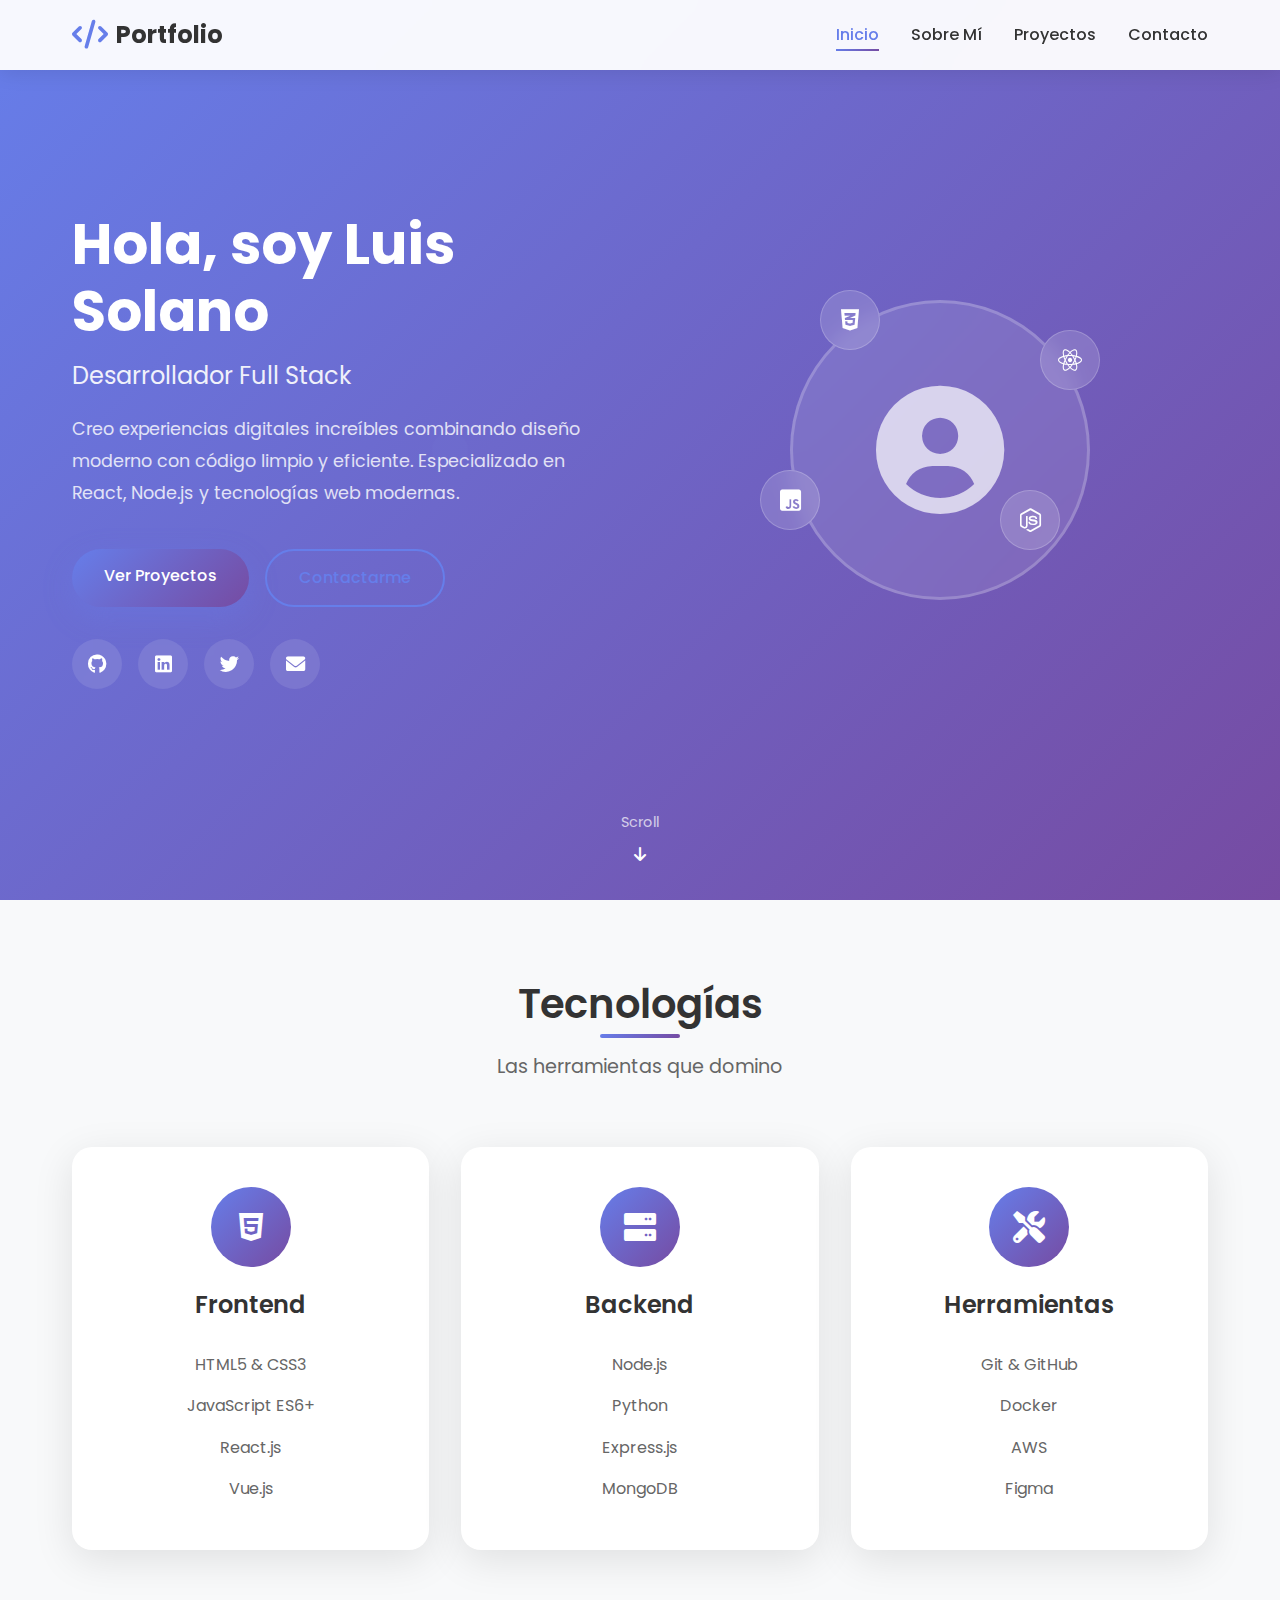
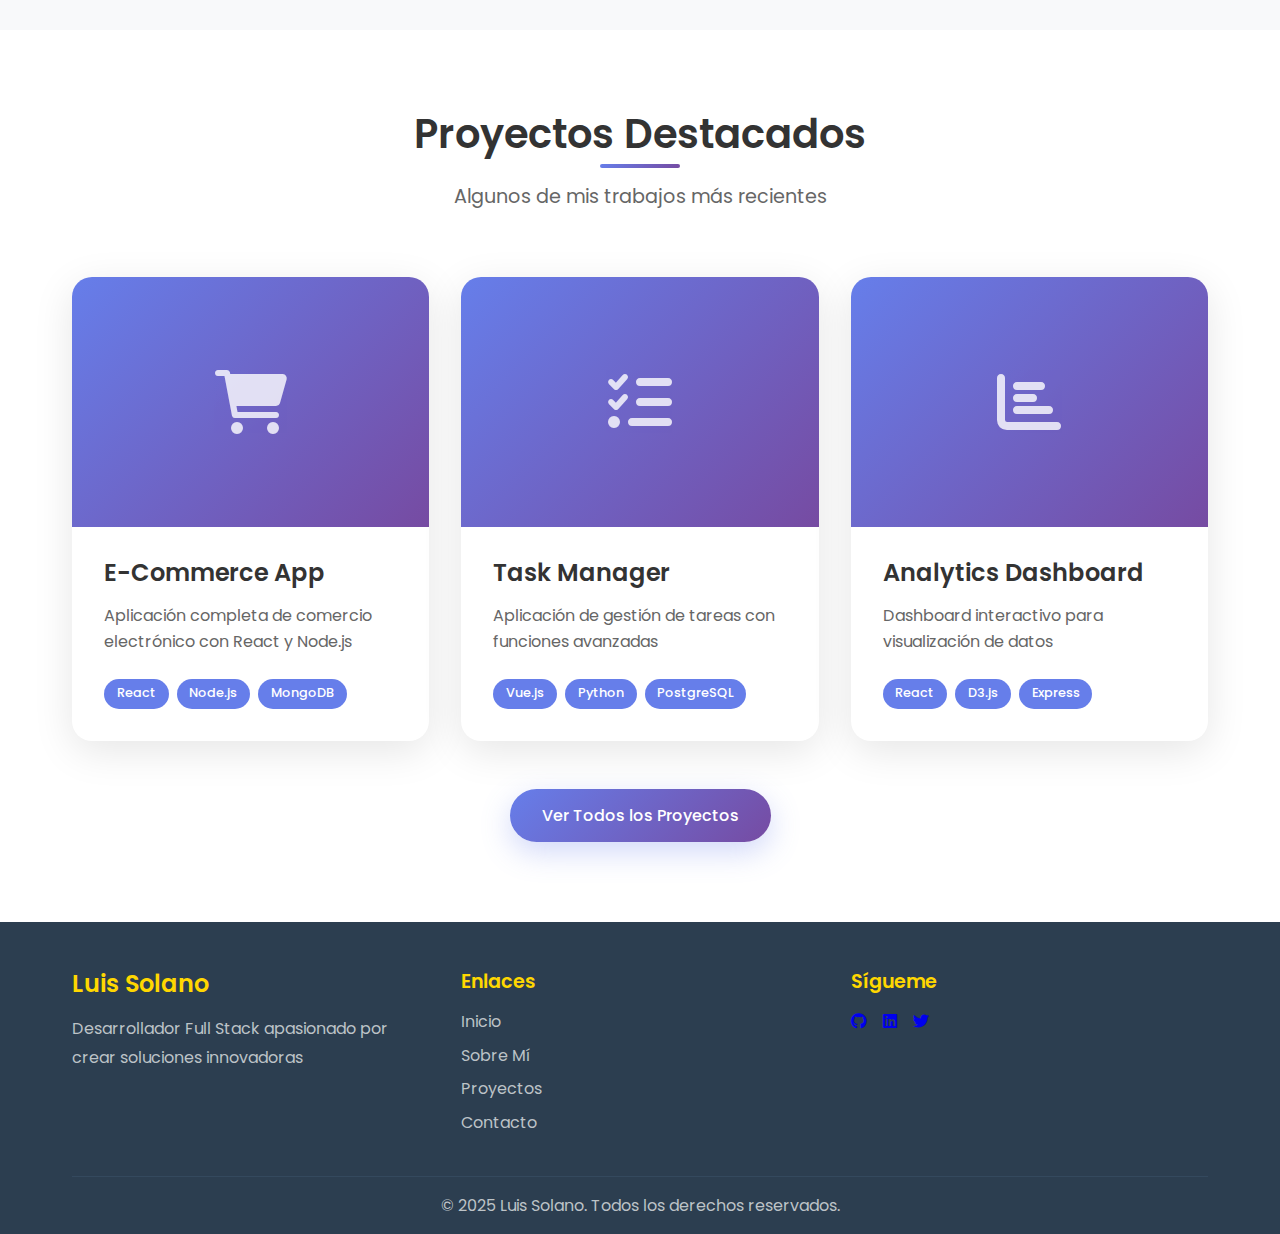
<file: index.html>
<!DOCTYPE html>
<html lang="es">
<head>
    <meta charset="UTF-8">
    <meta name="viewport" content="width=device-width, initial-scale=1.0">
    <title>Mi Portfolio - Desarrollador Full Stack</title>
    <link rel="stylesheet" href="css/styles.css">
    <link rel="stylesheet" href="css/responsive.css">
    <link href="https://cdnjs.cloudflare.com/ajax/libs/font-awesome/6.0.0/css/all.min.css" rel="stylesheet">
    <link href="https://fonts.googleapis.com/css2?family=Poppins:wght@300;400;500;600;700&display=swap" rel="stylesheet">
</head>
<body>
    <!-- Navigation -->
    <nav class="navbar" id="navbar">
        <div class="nav-container">
            <div class="nav-logo">
                <a href="index.html">
                    <i class="fas fa-code"></i>
                    <span>Portfolio</span>
                </a>
            </div>
            
            <ul class="nav-menu" id="nav-menu">
                <li><a href="index.html" class="nav-link active">Inicio</a></li>
                <li><a href="about.html" class="nav-link">Sobre Mí</a></li>
                <li><a href="projects.html" class="nav-link">Proyectos</a></li>
                <li><a href="contact.html" class="nav-link">Contacto</a></li>
            </ul>
            
            <div class="nav-toggle" id="nav-toggle">
                <span class="bar"></span>
                <span class="bar"></span>
                <span class="bar"></span>
            </div>
        </div>
    </nav>

    <!-- Hero Section -->
    <section class="hero" id="hero">
        <div class="hero-container">
            <div class="hero-content">
                <h1 class="hero-title">
                    Hola, soy Luis Solano
                </h1>
                <h2 class="hero-subtitle">Desarrollador Full Stack</h2>
                <p class="hero-description">
                    Creo experiencias digitales increíbles combinando diseño moderno 
                    con código limpio y eficiente. Especializado en React, Node.js y tecnologías web modernas.
                </p>
                
                <div class="hero-buttons">
                    <a href="projects.html" class="btn btn-primary">Ver Proyectos</a>
                    <a href="contact.html" class="btn btn-secondary">Contactarme</a>
                </div>
                
                <div class="social-links">
                    <a href="#" class="social-link">
                        <i class="fab fa-github"></i>
                    </a>
                    <a href="#" class="social-link">
                        <i class="fab fa-linkedin"></i>
                    </a>
                    <a href="#" class="social-link">
                        <i class="fab fa-twitter"></i>
                    </a>
                    <a href="#" class="social-link">
                        <i class="fas fa-envelope"></i>
                    </a>
                </div>
            </div>
            
            <div class="hero-image">
                <div class="image-container">
                    <div class="profile-placeholder">
                        <i class="fas fa-user-circle"></i>
                    </div>
                    <div class="floating-elements">
                        <div class="floating-item" data-tech="React">
                            <i class="fab fa-react"></i>
                        </div>
                        <div class="floating-item" data-tech="JavaScript">
                            <i class="fab fa-js-square"></i>
                        </div>
                        <div class="floating-item" data-tech="Node.js">
                            <i class="fab fa-node-js"></i>
                        </div>
                        <div class="floating-item" data-tech="CSS3">
                            <i class="fab fa-css3-alt"></i>
                        </div>
                    </div>
                </div>
            </div>
        </div>
        
        <div class="scroll-indicator">
            <span>Scroll</span>
            <div class="scroll-arrow">
                <i class="fas fa-arrow-down"></i>
            </div>
        </div>
    </section>

    <!-- Skills Section -->
    <section class="skills" id="skills">
        <div class="container">
            <div class="section-header">
                <h2 class="section-title">Tecnologías</h2>
                <p class="section-subtitle">Las herramientas que domino</p>
            </div>
            
            <div class="skills-grid">
                <div class="skill-card">
                    <div class="skill-icon">
                        <i class="fab fa-html5"></i>
                    </div>
                    <h3>Frontend</h3>
                    <ul>
                        <li>HTML5 & CSS3</li>
                        <li>JavaScript ES6+</li>
                        <li>React.js</li>
                        <li>Vue.js</li>
                    </ul>
                </div>
                
                <div class="skill-card">
                    <div class="skill-icon">
                        <i class="fas fa-server"></i>
                    </div>
                    <h3>Backend</h3>
                    <ul>
                        <li>Node.js</li>
                        <li>Python</li>
                        <li>Express.js</li>
                        <li>MongoDB</li>
                    </ul>
                </div>
                
                <div class="skill-card">
                    <div class="skill-icon">
                        <i class="fas fa-tools"></i>
                    </div>
                    <h3>Herramientas</h3>
                    <ul>
                        <li>Git & GitHub</li>
                        <li>Docker</li>
                        <li>AWS</li>
                        <li>Figma</li>
                    </ul>
                </div>
            </div>
        </div>
    </section>

    <!-- Featured Projects -->
    <section class="featured-projects" id="featured-projects">
        <div class="container">
            <div class="section-header">
                <h2 class="section-title">Proyectos Destacados</h2>
                <p class="section-subtitle">Algunos de mis trabajos más recientes</p>
            </div>
            
            <div class="projects-grid">
                <div class="project-card">
                    <div class="project-image">
                        <div class="project-placeholder">
                            <i class="fas fa-shopping-cart"></i>
                        </div>
                        <div class="project-overlay">
                            <a href="#" class="project-link">
                                <i class="fas fa-external-link-alt"></i>
                            </a>
                            <a href="#" class="project-link">
                                <i class="fab fa-github"></i>
                            </a>
                        </div>
                    </div>
                    <div class="project-info">
                        <h3>E-Commerce App</h3>
                        <p>Aplicación completa de comercio electrónico con React y Node.js</p>
                        <div class="project-tech">
                            <span>React</span>
                            <span>Node.js</span>
                            <span>MongoDB</span>
                        </div>
                    </div>
                </div>
                
                <div class="project-card">
                    <div class="project-image">
                        <div class="project-placeholder">
                            <i class="fas fa-tasks"></i>
                        </div>
                        <div class="project-overlay">
                            <a href="#" class="project-link">
                                <i class="fas fa-external-link-alt"></i>
                            </a>
                            <a href="#" class="project-link">
                                <i class="fab fa-github"></i>
                            </a>
                        </div>
                    </div>
                    <div class="project-info">
                        <h3>Task Manager</h3>
                        <p>Aplicación de gestión de tareas con funciones avanzadas</p>
                        <div class="project-tech">
                            <span>Vue.js</span>
                            <span>Python</span>
                            <span>PostgreSQL</span>
                        </div>
                    </div>
                </div>
                
                <div class="project-card">
                    <div class="project-image">
                        <div class="project-placeholder">
                            <i class="fas fa-chart-bar"></i>
                        </div>
                        <div class="project-overlay">
                            <a href="#" class="project-link">
                                <i class="fas fa-external-link-alt"></i>
                            </a>
                            <a href="#" class="project-link">
                                <i class="fab fa-github"></i>
                            </a>
                        </div>
                    </div>
                    <div class="project-info">
                        <h3>Analytics Dashboard</h3>
                        <p>Dashboard interactivo para visualización de datos</p>
                        <div class="project-tech">
                            <span>React</span>
                            <span>D3.js</span>
                            <span>Express</span>
                        </div>
                    </div>
                </div>
            </div>
            
            <div class="section-cta">
                <a href="projects.html" class="btn btn-primary">Ver Todos los Proyectos</a>
            </div>
        </div>
    </section>

    <!-- Footer -->
    <footer class="footer">
        <div class="container">
            <div class="footer-content">
                <div class="footer-info">
                    <h3>Luis Solano</h3>
                    <p>Desarrollador Full Stack apasionado por crear soluciones innovadoras</p>
                </div>
                
                <div class="footer-links">
                    <h4>Enlaces</h4>
                    <ul>
                        <li><a href="index.html">Inicio</a></li>
                        <li><a href="about.html">Sobre Mí</a></li>
                        <li><a href="projects.html">Proyectos</a></li>
                        <li><a href="contact.html">Contacto</a></li>
                    </ul>
                </div>
                
                <div class="footer-social">
                    <h4>Sígueme</h4>
                    <div class="social-links">
                        <a href="#"><i class="fab fa-github"></i></a>
                        <a href="#"><i class="fab fa-linkedin"></i></a>
                        <a href="#"><i class="fab fa-twitter"></i></a>
                    </div>
                </div>
            </div>
            
            <div class="footer-bottom">
                <p>&copy; 2025 Luis Solano. Todos los derechos reservados.</p>
            </div>
        </div>
    </footer>
    <!-- PROJECTS.HTML Content Template -->
    <div style="display: none;" id="projects-page-template">
        <section class="projects-hero">
            <div class="container">
                <h1>Mis Proyectos</h1>
                <p>Una colección de mis trabajos más destacados</p>
            </div>
        </section>
        
        <section class="projects-filter">
            <div class="container">
                <div class="filter-buttons">
                    <button class="filter-btn active" data-filter="all">Todos</button>
                    <button class="filter-btn" data-filter="web">Web Apps</button>
                    <button class="filter-btn" data-filter="mobile">Mobile</button>
                    <button class="filter-btn" data-filter="backend">Backend</button>
                </div>
            </div>
        </section>
        
        <section class="all-projects">
            <div class="container">
                <div class="projects-grid">
                    <!-- Projects will be loaded here dynamically -->
                </div>
            </div>
        </section>
    </div>
</html>
</file>
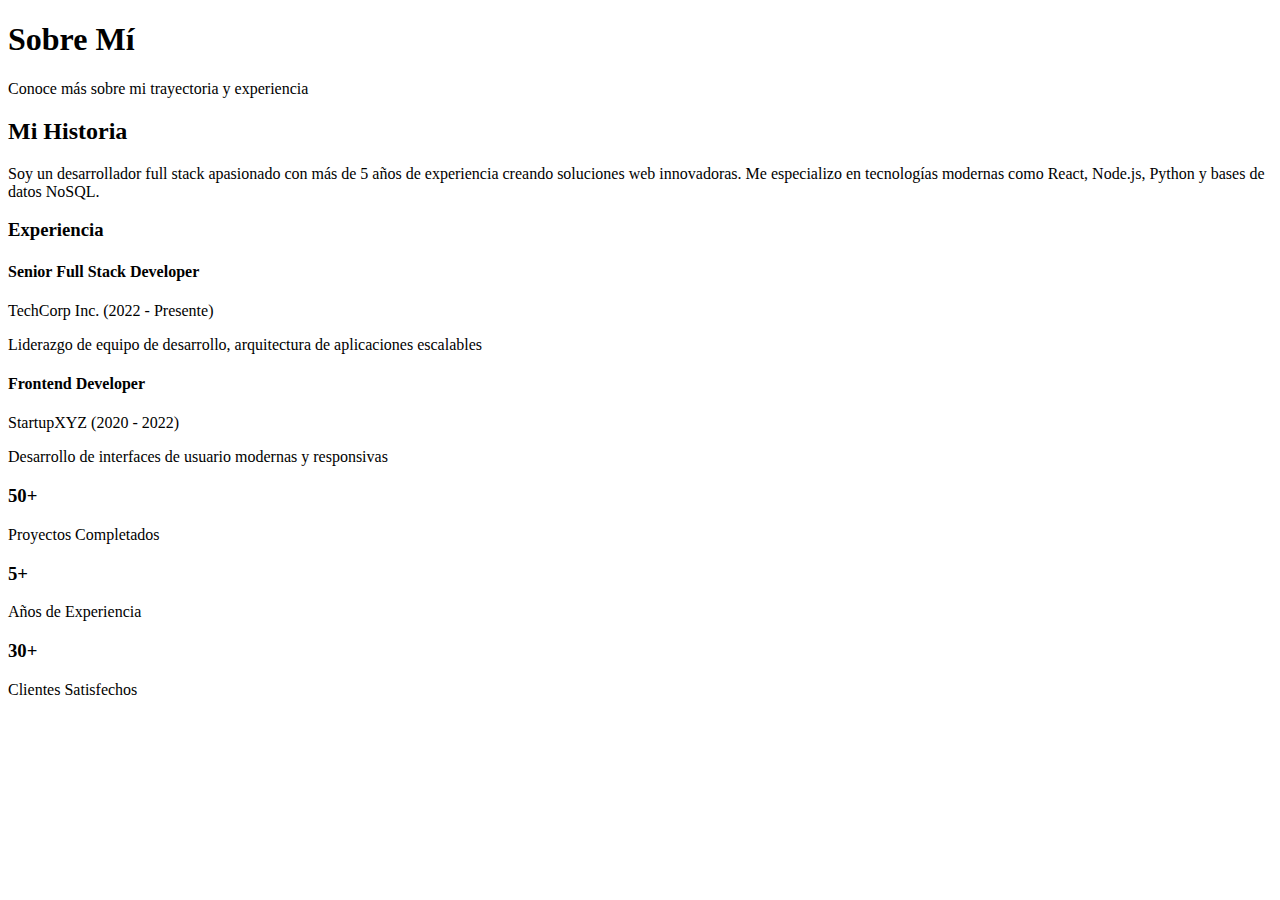
<file: about.html>
<!DOCTYPE html>
<html lang="es">
<div>
    <section class="about-hero">
        <div class="container">
            <h1>Sobre Mí</h1>
            <p>Conoce más sobre mi trayectoria y experiencia</p>
        </div>
    </section>

    <section class="about-content">
        <div class="container">
            <div class="about-grid">
                <div class="about-text">
                    <h2>Mi Historia</h2>
                    <p>Soy un desarrollador full stack apasionado con más de 5 años de experiencia creando soluciones
                        web innovadoras. Me especializo en tecnologías modernas como React, Node.js, Python y bases de
                        datos NoSQL.</p>

                    <h3>Experiencia</h3>
                    <div class="timeline">
                        <div class="timeline-item">
                            <h4>Senior Full Stack Developer</h4>
                            <span>TechCorp Inc. (2022 - Presente)</span>
                            <p>Liderazgo de equipo de desarrollo, arquitectura de aplicaciones escalables</p>
                        </div>
                        <div class="timeline-item">
                            <h4>Frontend Developer</h4>
                            <span>StartupXYZ (2020 - 2022)</span>
                            <p>Desarrollo de interfaces de usuario modernas y responsivas</p>
                        </div>
                    </div>
                </div>

                <div class="about-stats">
                    <div class="stat-item">
                        <h3>50+</h3>
                        <p>Proyectos Completados</p>
                    </div>
                    <div class="stat-item">
                        <h3>5+</h3>
                        <p>Años de Experiencia</p>
                    </div>
                    <div class="stat-item">
                        <h3>30+</h3>
                        <p>Clientes Satisfechos</p>
                    </div>
                </div>
            </div>
        </div>
    </section>
</div>
</html>
</file>
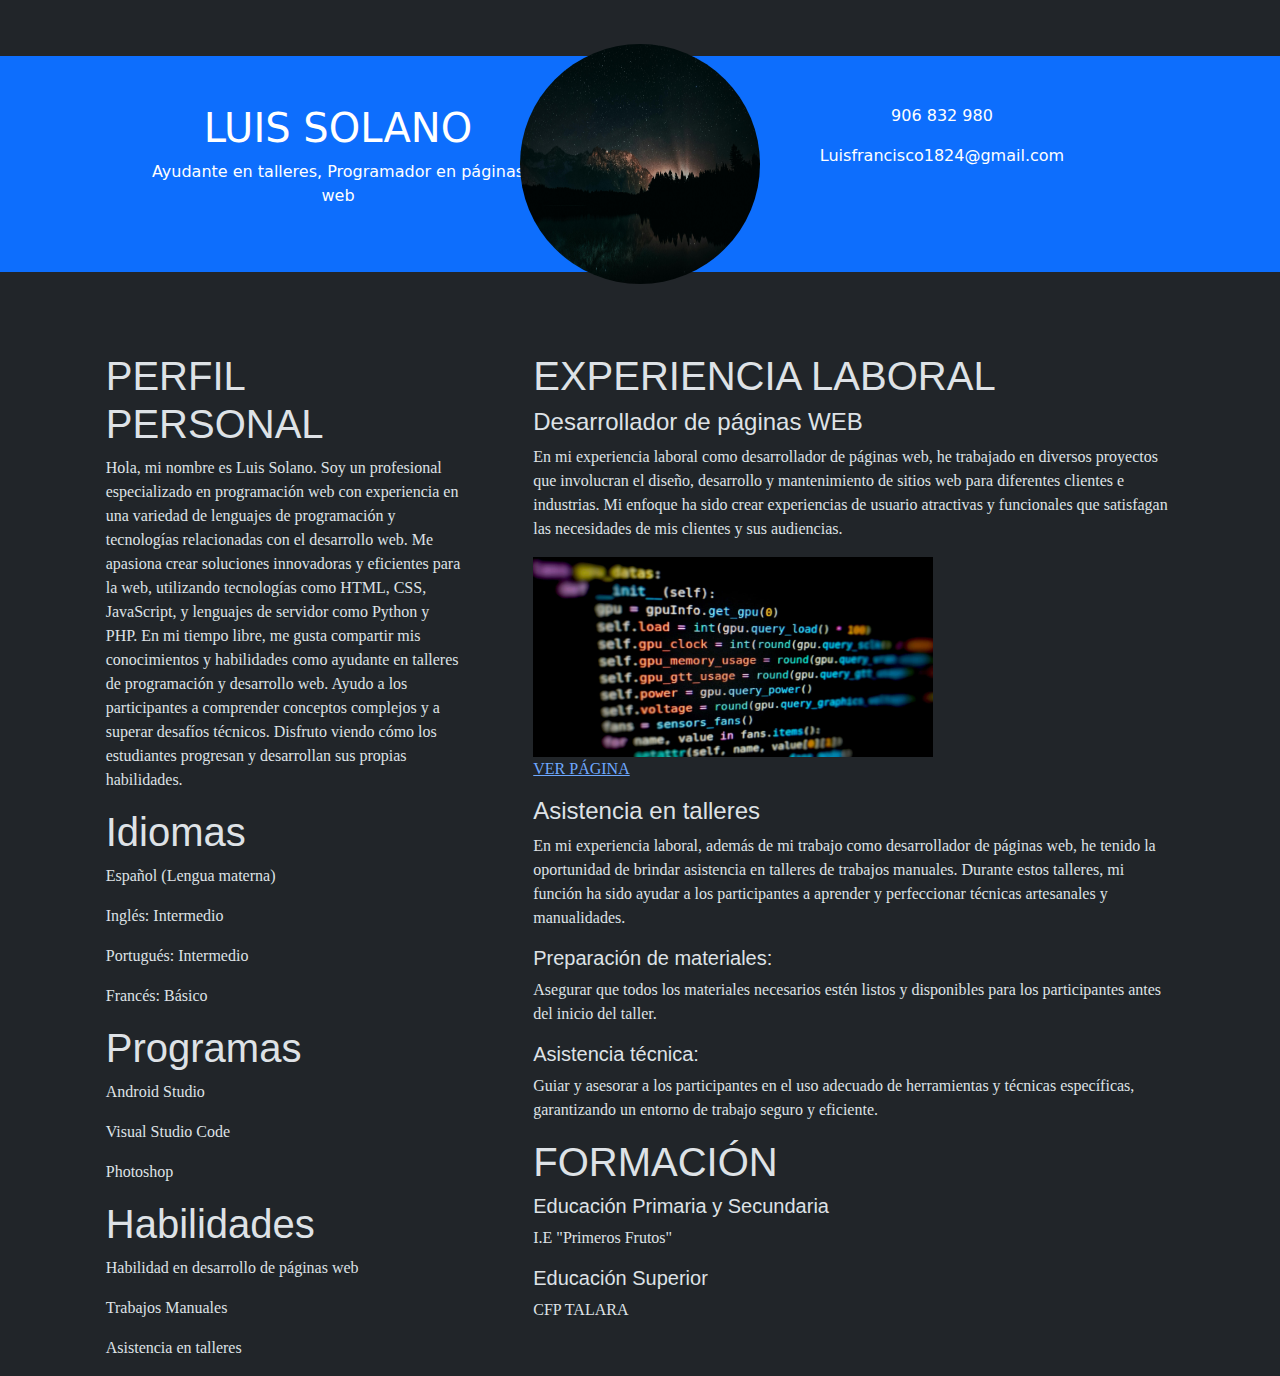
<file: contact.html>
<!DOCTYPE html>
<html data-bs-theme="dark">

<head>
    <meta charset="utf-8">
    <meta http-equiv="X-UA-Compatible" content="IE=edge">
    <meta name="viewport" content="width=device-width, initial-scale=1">
    <link rel="stylesheet" href="https://cdn.jsdelivr.net/npm/bootstrap@4.6.2/dist/css/bootstrap.min.css">
    <script src="https://cdn.jsdelivr.net/npm/jquery@3.7.1/dist/jquery.slim.min.js"></script>
    <script src="https://cdn.jsdelivr.net/npm/popper.js@1.16.1/dist/umd/popper.min.js"></script>
    <script src="https://cdn.jsdelivr.net/npm/bootstrap@4.6.2/dist/js/bootstrap.bundle.min.js"></script>
    <link href="https://cdn.jsdelivr.net/npm/bootstrap@5.3.3/dist/css/bootstrap.min.css" rel="stylesheet">
    <script src="https://cdn.jsdelivr.net/npm/bootstrap@5.3.3/dist/js/bootstrap.bundle.min.js"></script>
    <title>Curri</title>
    <style>
        .overlapping-image {
            position: absolute;
            top: 50%;
            left: 50%;
            transform: translate(-50%, -50%);
            z-index: 2;
        }

        div.lol {
            margin-top: 80px;

            h1,
            h2,
            h3,
            h4,
            h5,
            h6 {
                font-family: 'Arial', sans-serif;
            }

            p {
                font-family: 'Georgia', serif;
            }
        }
    </style>
</head>

<body>
    <div class="container-fluid p-2 my-3">
    </div>


    <div class="container-fluid p-5 my-4 bg-primary text-center text-white position-relative ">
        <!-- Contenedor para los dos divs -->
        <div class="row justify-content-center">
            <!-- Primer div a la izquierda -->
            <div class="col-12 col-md-4 text-center mx-auto">
                <h1>LUIS SOLANO</h1>
                <p>Ayudante en talleres, Programador en páginas web</p>
            </div>
            <!-- Segundo div a la derecha -->
            <div class="col-12 col-md-4 text-center mx-auto">
                <p>906 832 980</p>
                <p> Luisfrancisco1824@gmail.com </p>
            </div>
        </div>


        <img src="img/per.jpg" width="240" height="240" class="rounded-circle overlapping-image" alt="Imagen redonda">
    </div>

    <div class="container lol">
        <div class="row justify-content-center">
            <div class="col-12 col-sm-4  mx-auto">
                <h1>PERFIL PERSONAL</h1>
                <p>Hola, mi nombre es Luis Solano. Soy un profesional especializado en programación web con experiencia
                    en una variedad de lenguajes de programación y tecnologías relacionadas con el desarrollo web. Me
                    apasiona crear soluciones innovadoras y eficientes para la web, utilizando tecnologías como HTML,
                    CSS, JavaScript, y lenguajes de servidor como Python y PHP.

                    En mi tiempo libre, me gusta compartir mis conocimientos y habilidades como ayudante en talleres de
                    programación y desarrollo web. Ayudo a los participantes a comprender conceptos complejos y a
                    superar desafíos técnicos. Disfruto viendo cómo los estudiantes progresan y desarrollan sus propias
                    habilidades.</p>
                <h1>Idiomas</h1>
                <p>Español (Lengua materna)</p>
                <p>Inglés: Intermedio</p>
                <p>Portugués: Intermedio</p>
                <p>Francés: Básico</p>

                <h1> Programas </h1>

                <p> Android Studio </p>
                <p> Visual Studio Code </p>
                <p> Photoshop </p>

                <h1> Habilidades </h1>

                <p> Habilidad en desarrollo de páginas web </p>
                <p> Trabajos Manuales </p>
                <p> Asistencia en talleres </p>



                </p>
            </div>
            <div class="col-12 col-sm-7  mx-auto">
                <h1>EXPERIENCIA LABORAL</h1>
                <h4>Desarrollador de páginas WEB</h4>
                <p>En mi experiencia laboral como desarrollador de páginas web, he trabajado en diversos proyectos que
                    involucran el diseño, desarrollo y mantenimiento de sitios web para diferentes clientes e
                    industrias. Mi enfoque ha sido crear experiencias de usuario atractivas y funcionales que satisfagan
                    las necesidades de mis clientes y sus audiencias.</p>

                <img src=" img/coding-background-9izlympnd0ovmpli.jpg" width="400" height="200">
                <p><a href="https://luisfrankjyg.github.io/WebSolano/"> VER PÁGINA </a></p>

                <h4>Asistencia en talleres</h4>
                <p>En mi experiencia laboral, además de mi trabajo como desarrollador de páginas web, he tenido la
                    oportunidad de brindar asistencia en talleres de trabajos manuales. Durante estos talleres, mi
                    función ha sido ayudar a los participantes a aprender y perfeccionar técnicas artesanales y
                    manualidades.</p>
                <h5> Preparación de materiales: </h5>
                <p>Asegurar que todos los materiales necesarios estén listos y disponibles para los participantes antes
                    del inicio del taller.</p>
                <h5>Asistencia técnica:</h5>
                <p>Guiar y asesorar a los participantes en el uso adecuado de herramientas y técnicas específicas,
                    garantizando un entorno de trabajo seguro y eficiente.</p>
                <h1>FORMACIÓN</h1>
                <h5> Educación Primaria y Secundaria </h5>
                <p> I.E "Primeros Frutos" </p>
                <h5> Educación Superior </h5>
                <p> CFP TALARA </p>
            </div>
        </div>
    </div>
</body>

</html>
</file>
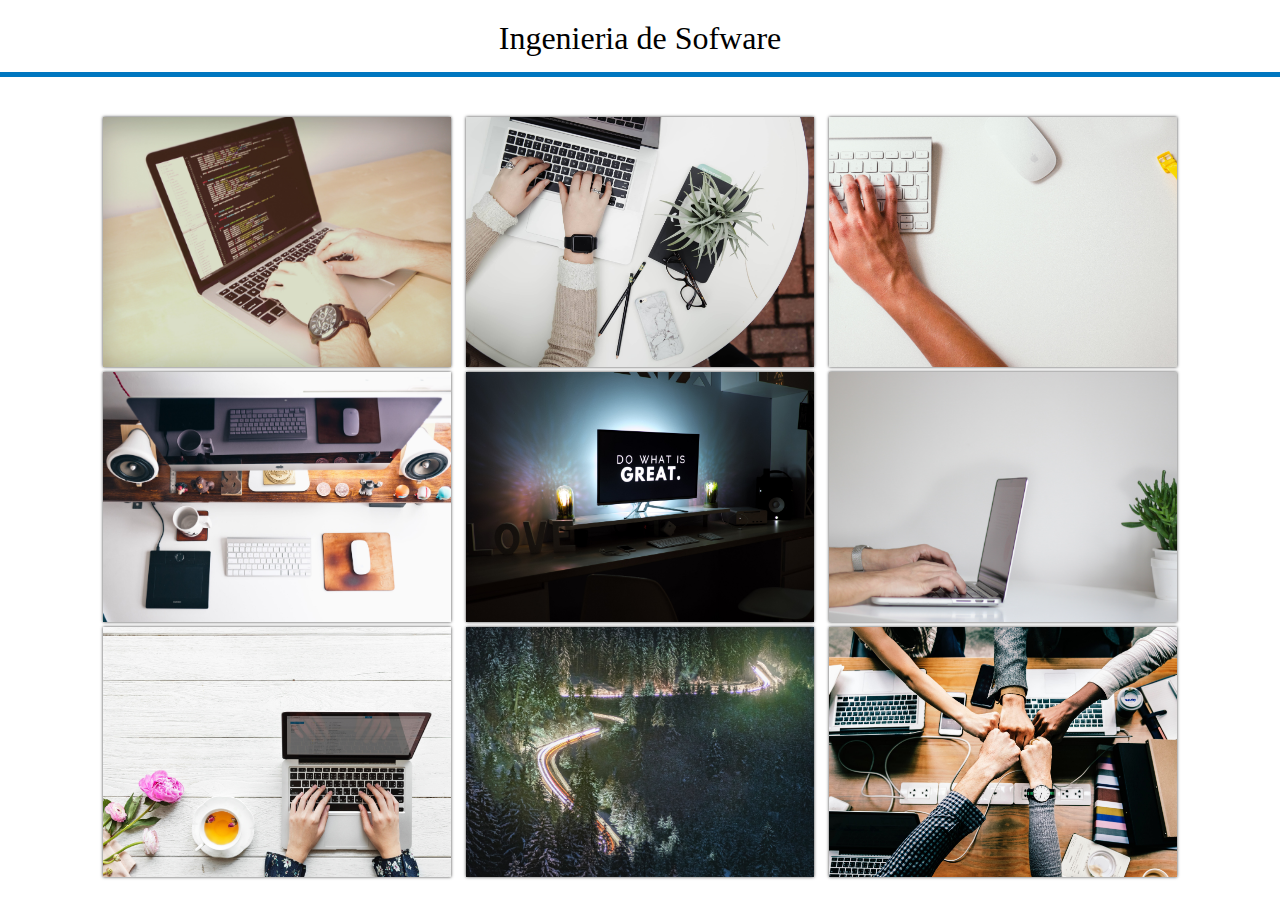
<file: projects.html>
<!DOCTYPE html>
<html lang="en">

<head>
    <meta charset="UTF-8">
    <meta name="viewport" content="width=device-width, initial-scale=1.0">
    <meta http-equiv="X-UA-Compatible" content="ie=edge">
    <title>Luis Solano Campos</title>
    <link rel="stylesheet" href="css/estilos.css">
</head>

<body>
    <div class="galeria">
        <h1>Ingenieria de Sofware</h1>
        <div class="linea"></div>
        <div class="contenedor-imagenes">
            <div class="imagen">
                <img src="img/1 (2).jpg" alt="">
                <div class="overlay">
                    <h2>Informatica</h2>
                </div>
            </div>
            <div class="imagen">
                <img src="img/1 (3).jpg" alt="">
                <div class="overlay">
                    <h2>Programación</h2>
                </div>
            </div>
            <div class="imagen">
                <img src="img/1 (4).jpg" alt="">
                <div class="overlay">
                    <h2>Ciberseguridad</h2>
                </div>
            </div>
            <div class="imagen">
                <img src="img/1 (5).jpg" alt="">
                <div class="overlay">
                    <h2>Desarrollo de juegos</h2>
                </div>
            </div>
            <div class="imagen">
                <img src="img/1 (6).jpg" alt="">
                <div class="overlay">
                    <h2>Desarrollo de programas</h2>
                </div>
            </div>
            <div class="imagen">
                <img src="img/1 (7).jpg" alt="">
                <div class="overlay">
                    <h2>Hacking Ético</h2>
                </div>
            </div>
            <div class="imagen">
                <img src="img/1 (8).jpg" alt="">
                <div class="overlay">
                    <h2>Desarrollo de páginas web</h2>
                </div>
            </div>
            <div class="imagen">
                <img src="img/1 (9).jpg" alt="">
                <div class="overlay">
                    <h2>Inspiración</h2>
                </div>
            </div>
            <div class="imagen">
                <img src="img/1 (10).jpg" alt="">
                <div class="overlay">
                    <h2>Trabajo en equipo</h2>
                </div>
            </div>

        </div>
    </div>
</body>

</html>
</file>
<file: css/styles.css>
* {
    margin: 0;
    padding: 0;
    box-sizing: border-box;
}

html {
    scroll-behavior: smooth;
}

body {
    font-family: 'Poppins', sans-serif;
    line-height: 1.6;
    color: #333;
    background-color: #fff;
}

.container {
    max-width: 1200px;
    margin: 0 auto;
    padding: 0 2rem;
}

/* Typography */
h1,
h2,
h3,
h4,
h5,
h6 {
    font-weight: 600;
    line-height: 1.2;
}

/* Buttons */
.btn {
    display: inline-block;
    padding: 0.875rem 2rem;
    border-radius: 50px;
    text-decoration: none;
    font-weight: 500;
    transition: all 0.3s ease;
    border: none;
    cursor: pointer;
    font-size: 1rem;
    text-align: center;
}

.btn-primary {
    background: linear-gradient(135deg, #667eea 0%, #764ba2 100%);
    color: white;
    box-shadow: 0 10px 30px rgba(102, 126, 234, 0.3);
}

.btn-primary:hover {
    transform: translateY(-3px);
    box-shadow: 0 15px 40px rgba(102, 126, 234, 0.4);
}

.btn-secondary {
    background: transparent;
    color: #667eea;
    border: 2px solid #667eea;
}

.btn-secondary:hover {
    background: #667eea;
    color: white;
    transform: translateY(-3px);
}

/* Navigation */
.navbar {
    position: fixed;
    top: 0;
    width: 100%;
    background: rgba(255, 255, 255, 0.95);
    backdrop-filter: blur(10px);
    z-index: 1000;
    transition: all 0.3s ease;
    padding: 1rem 0;
    box-shadow: 0 2px 20px rgba(0, 0, 0, 0.1);
}

.nav-container {
    max-width: 1200px;
    margin: 0 auto;
    padding: 0 2rem;
    display: flex;
    justify-content: space-between;
    align-items: center;
}

.nav-logo a {
    display: flex;
    align-items: center;
    text-decoration: none;
    font-size: 1.5rem;
    font-weight: 700;
    color: #333;
}

.nav-logo i {
    color: #667eea;
    margin-right: 0.5rem;
    font-size: 1.8rem;
}

.nav-menu {
    display: flex;
    list-style: none;
    gap: 2rem;
}

.nav-link {
    text-decoration: none;
    color: #333;
    font-weight: 500;
    transition: color 0.3s ease;
    position: relative;
}

.nav-link:hover,
.nav-link.active {
    color: #667eea;
}

.nav-link::after {
    content: '';
    position: absolute;
    width: 0;
    height: 2px;
    bottom: -5px;
    left: 0;
    background: linear-gradient(135deg, #667eea 0%, #764ba2 100%);
    transition: width 0.3s ease;
}

.nav-link:hover::after,
.nav-link.active::after {
    width: 100%;
}

.nav-toggle {
    display: none;
    flex-direction: column;
    cursor: pointer;
}

.bar {
    width: 25px;
    height: 3px;
    background: #333;
    margin: 3px 0;
    transition: 0.3s;
    border-radius: 3px;
}

/* Hero Section */
.hero {
    min-height: 100vh;
    display: flex;
    align-items: center;
    justify-content: center;
    background: linear-gradient(135deg, #667eea 0%, #764ba2 100%);
    color: white;
    position: relative;
    overflow: hidden;
}

.hero::before {
    content: '';
    position: absolute;
    top: 0;
    left: 0;
    right: 0;
    bottom: 0;
    background: url('data:image/svg+xml,<svg xmlns="http://www.w3.org/2000/svg" viewBox="0 0 100 100"><circle cx="50" cy="50" r="2" fill="rgba(255,255,255,0.1)"/></svg>') repeat;
    opacity: 0.1;
}

.hero-container {
    max-width: 1200px;
    margin: 0 auto;
    padding: 0 2rem;
    display: grid;
    grid-template-columns: 1fr 1fr;
    gap: 4rem;
    align-items: center;
    position: relative;
    z-index: 2;
}

.hero-title {
    font-size: 3.5rem;
    margin-bottom: 1rem;
    font-weight: 700;
}

.highlight {
    background: linear-gradient(135deg, #ffd700, #ffed4e);
    -webkit-background-clip: text;
    -webkit-text-fill-color: transparent;
    background-clip: text;
}

.hero-subtitle {
    font-size: 1.5rem;
    margin-bottom: 1.5rem;
    opacity: 0.9;
    font-weight: 400;
}

.hero-description {
    font-size: 1.1rem;
    margin-bottom: 2.5rem;
    opacity: 0.8;
    line-height: 1.8;
}

.hero-buttons {
    display: flex;
    gap: 1rem;
    margin-bottom: 2rem;
}

.social-links {
    display: flex;
    gap: 1rem;
}

.social-link {
    width: 50px;
    height: 50px;
    border-radius: 50%;
    background: rgba(255, 255, 255, 0.1);
    display: flex;
    align-items: center;
    justify-content: center;
    color: white;
    font-size: 1.2rem;
    text-decoration: none;
    transition: all 0.3s ease;
    backdrop-filter: blur(10px);
}

.social-link:hover {
    background: rgba(255, 255, 255, 0.2);
    transform: translateY(-3px);
}

.hero-image {
    display: flex;
    justify-content: center;
    align-items: center;
}

.image-container {
    position: relative;
    width: 400px;
    height: 400px;
}

.profile-placeholder {
    width: 300px;
    height: 300px;
    border-radius: 50%;
    background: rgba(255, 255, 255, 0.1);
    display: flex;
    align-items: center;
    justify-content: center;
    backdrop-filter: blur(20px);
    border: 3px solid rgba(255, 255, 255, 0.2);
    margin: 50px;
}

.profile-placeholder i {
    font-size: 8rem;
    color: rgba(255, 255, 255, 0.7);
}

.floating-elements {
    position: absolute;
    top: 0;
    left: 0;
    width: 100%;
    height: 100%;
}

.floating-item {
    position: absolute;
    width: 60px;
    height: 60px;
    border-radius: 50%;
    background: rgba(255, 255, 255, 0.15);
    display: flex;
    align-items: center;
    justify-content: center;
    backdrop-filter: blur(10px);
    border: 1px solid rgba(255, 255, 255, 0.2);
    animation: float 6s ease-in-out infinite;
}

.floating-item:nth-child(1) {
    top: 20%;
    right: 10%;
    animation-delay: 0s;
}

.floating-item:nth-child(2) {
    bottom: 30%;
    left: 5%;
    animation-delay: 1.5s;
}

.floating-item:nth-child(3) {
    top: 60%;
    right: 20%;
    animation-delay: 3s;
}

.floating-item:nth-child(4) {
    top: 10%;
    left: 20%;
    animation-delay: 4.5s;
}

.floating-item i {
    font-size: 1.5rem;
    color: white;
}

@keyframes float {

    0%,
    100% {
        transform: translateY(0px) rotate(0deg);
    }

    50% {
        transform: translateY(-20px) rotate(180deg);
    }
}

.scroll-indicator {
    position: absolute;
    bottom: 2rem;
    left: 50%;
    transform: translateX(-50%);
    text-align: center;
    color: white;
}

.scroll-indicator span {
    display: block;
    margin-bottom: 0.5rem;
    font-size: 0.9rem;
    opacity: 0.7;
}

.scroll-arrow {
    animation: bounce 2s infinite;
}

@keyframes bounce {

    0%,
    20%,
    50%,
    80%,
    100% {
        transform: translateY(0);
    }

    40% {
        transform: translateY(-10px);
    }

    60% {
        transform: translateY(-5px);
    }
}

/* Section Headers */
.section-header {
    text-align: center;
    margin-bottom: 4rem;
}

.section-title {
    font-size: 2.5rem;
    margin-bottom: 1rem;
    position: relative;
}

.section-title::after {
    content: '';
    position: absolute;
    width: 80px;
    height: 4px;
    background: linear-gradient(135deg, #667eea 0%, #764ba2 100%);
    bottom: -10px;
    left: 50%;
    transform: translateX(-50%);
    border-radius: 2px;
}

.section-subtitle {
    font-size: 1.2rem;
    color: #666;
    margin-top: 1.5rem;
}

/* Skills Section */
.skills {
    padding: 5rem 0;
    background: #f8f9fa;
}

.skills-grid {
    display: grid;
    grid-template-columns: repeat(auto-fit, minmax(300px, 1fr));
    gap: 2rem;
}

.skill-card {
    background: white;
    padding: 2.5rem;
    border-radius: 20px;
    text-align: center;
    box-shadow: 0 10px 40px rgba(0, 0, 0, 0.1);
    transition: all 0.3s ease;
}

.skill-card:hover {
    transform: translateY(-10px);
    box-shadow: 0 20px 60px rgba(0, 0, 0, 0.15);
}

.skill-icon {
    width: 80px;
    height: 80px;
    border-radius: 50%;
    background: linear-gradient(135deg, #667eea 0%, #764ba2 100%);
    display: flex;
    align-items: center;
    justify-content: center;
    margin: 0 auto 1.5rem;
}

.skill-icon i {
    font-size: 2rem;
    color: white;
}

.skill-card h3 {
    font-size: 1.5rem;
    margin-bottom: 1.5rem;
    color: #333;
}

.skill-card ul {
    list-style: none;
}

.skill-card li {
    padding: 0.5rem 0;
    color: #666;
    font-size: 1rem;
}

/* Featured Projects */
.featured-projects {
    padding: 5rem 0;
}

.projects-grid {
    display: grid;
    grid-template-columns: repeat(auto-fit, minmax(350px, 1fr));
    gap: 2rem;
    margin-bottom: 3rem;
}

.project-card {
    background: white;
    border-radius: 20px;
    overflow: hidden;
    box-shadow: 0 10px 40px rgba(0, 0, 0, 0.1);
    transition: all 0.3s ease;
}

.project-card:hover {
    transform: translateY(-5px);
    box-shadow: 0 20px 60px rgba(0, 0, 0, 0.15);
}

.project-image {
    height: 250px;
    position: relative;
    overflow: hidden;
}

.project-placeholder {
    width: 100%;
    height: 100%;
    background: linear-gradient(135deg, #667eea 0%, #764ba2 100%);
    display: flex;
    align-items: center;
    justify-content: center;
}

.project-placeholder i {
    font-size: 4rem;
    color: white;
    opacity: 0.8;
}

.project-overlay {
    position: absolute;
    top: 0;
    left: 0;
    width: 100%;
    height: 100%;
    background: rgba(0, 0, 0, 0.8);
    display: flex;
    align-items: center;
    justify-content: center;
    gap: 1rem;
    opacity: 0;
    transition: opacity 0.3s ease;
}

.project-card:hover .project-overlay {
    opacity: 1;
}

.project-link {
    width: 50px;
    height: 50px;
    border-radius: 50%;
    background: white;
    display: flex;
    align-items: center;
    justify-content: center;
    color: #333;
    text-decoration: none;
    font-size: 1.2rem;
    transition: all 0.3s ease;
}

.project-link:hover {
    background: #667eea;
    color: white;
    transform: scale(1.1);
}

.project-info {
    padding: 2rem;
}

.project-info h3 {
    font-size: 1.5rem;
    margin-bottom: 1rem;
    color: #333;
}

.project-info p {
    color: #666;
    margin-bottom: 1.5rem;
    line-height: 1.6;
}

.project-tech {
    display: flex;
    gap: 0.5rem;
    flex-wrap: wrap;
}

.project-tech span {
    background: #667eea;
    color: white;
    padding: 0.3rem 0.8rem;
    border-radius: 15px;
    font-size: 0.8rem;
    font-weight: 500;
}

.section-cta {
    text-align: center;
}

/* Footer */
.footer {
    background: #2c3e50;
    color: white;
    padding: 3rem 0 1rem;
}

.footer-content {
    display: grid;
    grid-template-columns: repeat(auto-fit, minmax(250px, 1fr));
    gap: 2rem;
    margin-bottom: 2rem;
}

.footer-info h3 {
    font-size: 1.5rem;
    margin-bottom: 1rem;
    color: #ffd700;
}

.footer-info p {
    color: #bdc3c7;
    line-height: 1.8;
}

.footer-links h4,
.footer-social h4 {
    font-size: 1.2rem;
    margin-bottom: 1rem;
    color: #ffd700;
}

.footer-links ul {
    list-style: none;
}

.footer-links li {
    margin-bottom: 0.5rem;
}

.footer-links a {
    color: #bdc3c7;
    text-decoration: none;
    transition: color 0.3s ease;
}

.footer-links a:hover {
    color: #ffd700;
}

.footer-social .social-links {
    gap: 1rem;
}

.footer-social .social-link {
    background: rgba(255, 255, 255, 0.1);
    color: #bdc3c7;
}

.footer-social .social-link:hover {
    background: #ffd700;
    color: #2c3e50;
}

.footer-bottom {
    border-top: 1px solid #34495e;
    padding-top: 1rem;
    text-align: center;
    color: #bdc3c7;
}
</file>
<file: css/responsive.css>
@media (max-width: 768px) {
    .nav-menu {
        position: fixed;
        left: -100%;
        top: 80px;
        flex-direction: column;
        background: rgba(255, 255, 255, 0.95);
        width: 100%;
        height: calc(100vh - 80px);
        text-align: center;
        transition: 0.3s;
        backdrop-filter: blur(10px);
        padding-top: 2rem;
        gap: 1rem;
    }

    .nav-menu.active {
        left: 0;
    }

    .nav-toggle {
        display: flex;
    }

    .nav-toggle.active .bar:nth-child(2) {
        opacity: 0;
    }

    .nav-toggle.active .bar:nth-child(1) {
        transform: translateY(8px) rotate(45deg);
    }

    .nav-toggle.active .bar:nth-child(3) {
        transform: translateY(-8px) rotate(-45deg);
    }

    .hero-container {
        grid-template-columns: 1fr;
        gap: 2rem;
        text-align: center;
        padding: 2rem 1rem;
    }

    .hero-title {
        font-size: 2.5rem;
    }

    .hero-subtitle {
        font-size: 1.2rem;
    }

    .hero-buttons {
        flex-direction: column;
        gap: 1rem;
    }

    .hero-buttons .btn {
        width: 100%;
        max-width: 300px;
        margin: 0 auto;
    }

    .image-container {
        width: 300px;
        height: 300px;
    }

    .profile-placeholder {
        width: 200px;
        height: 200px;
        margin: 50px;
    }

    .profile-placeholder i {
        font-size: 5rem;
    }

    .floating-item {
        width: 40px;
        height: 40px;
    }

    .floating-item i {
        font-size: 1rem;
    }

    .section-title {
        font-size: 2rem;
    }

    .section-subtitle {
        font-size: 1rem;
    }

    .skills-grid {
        grid-template-columns: 1fr;
    }

    .projects-grid {
        grid-template-columns: 1fr;
    }

    .container {
        padding: 0 1rem;
    }

    .footer-content {
        grid-template-columns: 1fr;
        text-align: center;
    }
}

@media (max-width: 480px) {
    .hero-title {
        font-size: 2rem;
    }

    .nav-container {
        padding: 0 1rem;
    }

    .project-card {
        margin: 0 1rem;
    }

    .skill-card {
        padding: 2rem 1.5rem;
    }
}

/* Additional animations */
.fade-in-up {
    opacity: 0;
    transform: translateY(30px);
    animation: fadeInUp 0.6s ease forwards;
}

@keyframes fadeInUp {
    to {
        opacity: 1;
        transform: translateY(0);
    }
}

.scale-in {
    opacity: 0;
    transform: scale(0.9);
    animation: scaleIn 0.5s ease forwards;
}

@keyframes scaleIn {
    to {
        opacity: 1;
        transform: scale(1);
    }
}
</file>
<file: css/estilos.css>
* {
    margin: 0;
    padding: 0;
    box-sizing: border-box;
}

.galeria {
    font-family: 'open sans';
}

.galeria h1 {
    text-align: center;
    margin: 20px 0 15px 0;
    font-weight: 300;
}

.linea {
    border-top: 5px solid #0077C0;
    margin-bottom: 40px;
}

.contenedor-imagenes {
    display: flex;
    width: 85%;
    margin: auto;
    justify-content: space-around;
    flex-wrap: wrap;
    border-radius: 3px;
}

.contenedor-imagenes .imagen {
    width: 32%;
    position: relative;
    height: 250px;
    margin-bottom: 5px;
    box-shadow: 0px 0px 3px 0px rgba(0, 0, 0, .75)
}

.imagen img {
    width: 100%;
    height: 100%;
    object-fit: cover;
}

.overlay {
    position: absolute;
    bottom: 0;
    left: 0;
    background: rgba(0, 118, 192, 0.781);
    width: 100%;
    height: 0;
    overflow: hidden;
    transition: .5s ease;
}

.overlay h2 {
    color: #fff;
    font-weight: 300;
    font-size: 30px;
    position: absolute;
    top: 50%;
    left: 50%;
    text-align: center;
    transform: translate(-50%, -50%);
}

.imagen:hover .overlay {
    height: 100%;
    cursor: pointer;
}

@media screen and (max-width:1000px) {
    .contenedor-imagenes {
        width: 95%;
    }
}

@media screen and (max-width:700px) {
    .contenedor-imagenes {
        width: 90%;
    }

    .contenedor-imagenes .imagen {
        width: 48%;
    }
}

@media screen and (max-width:450px) {
    h1 {
        font-size: 22px;
    }

    .contenedor-imagenes {
        width: 98%;
    }

    .contenedor-imagenes .imagen {
        width: 80%;
    }
}
</file>
